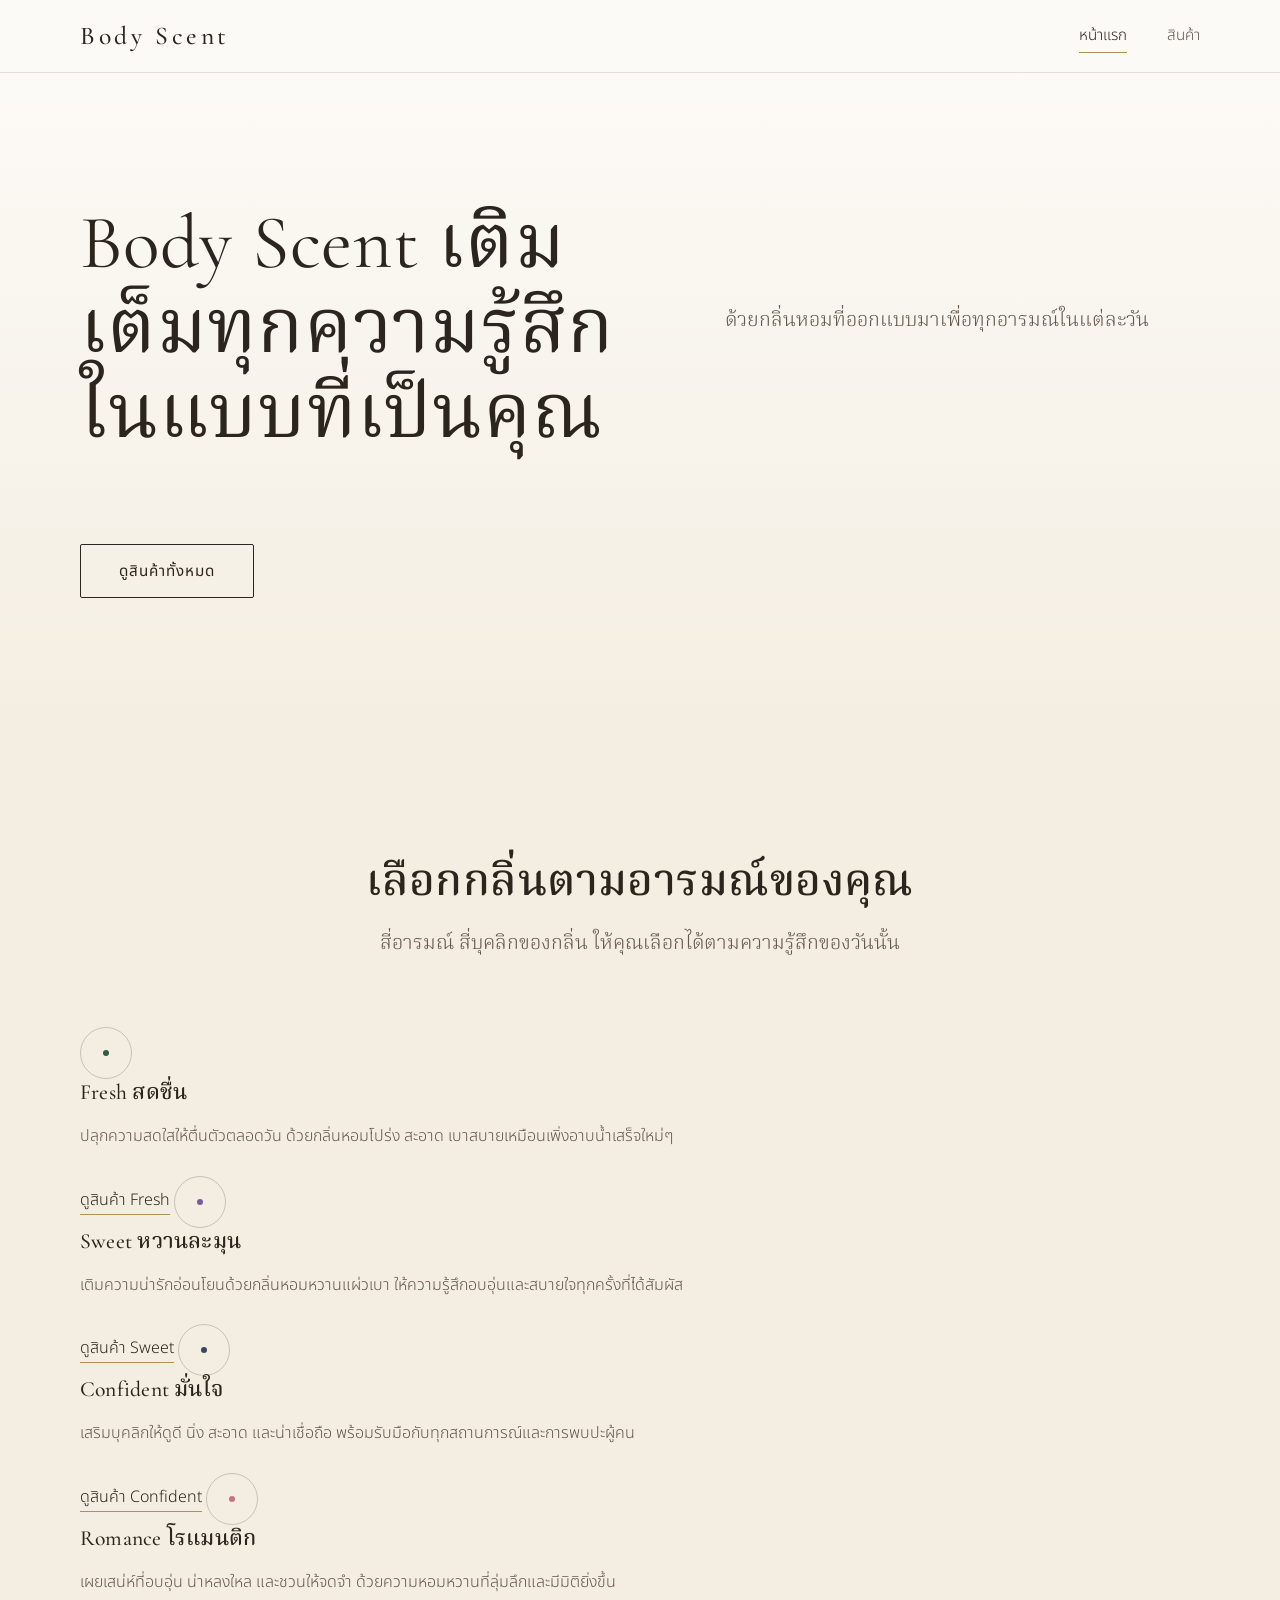
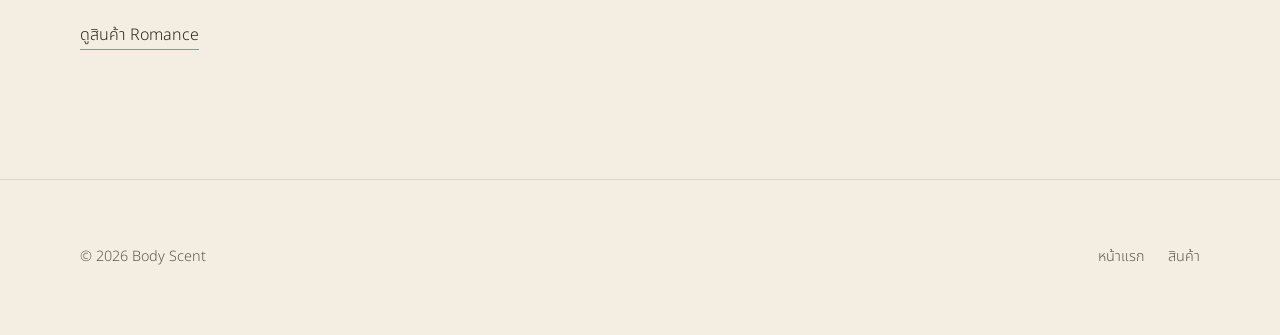
<file: index.html>
<!DOCTYPE html>
<html lang="th">
<head>
  <meta charset="UTF-8">
  <meta name="viewport" content="width=device-width, initial-scale=1">
  <title>Body Scent — น้ำหอมฉีดตัวสำหรับทุกอารมณ์</title>
  <meta name="description" content="Body Scent น้ำหอมฉีดตัวและโรลออน เลือกกลิ่นตามอารมณ์ Fresh, Sweet, Confident และ Romance">
  <link rel="stylesheet" href="style.css">
</head>
<body>

  <header class="site-header">
    <div class="container">
      <a class="logo" href="index.html">Body Scent</a>
      <nav aria-label="เมนูหลัก">
        <ul class="nav">
          <li><a href="index.html" aria-current="page">หน้าแรก</a></li>
          <li><a href="product.html">สินค้า</a></li>
        </ul>
      </nav>
    </div>
  </header>

  <main>

    <!-- Hero -->
    <section class="hero hero--full">
      <div class="container">
        <h1>
          <span class="hero-brand">Body Scent</span>
          <span class="hero-tagline">เติมเต็มทุกความรู้สึกในแบบที่เป็นคุณ</span>
        </h1>
        <p class="lead">ด้วยกลิ่นหอมที่ออกแบบมาเพื่อทุกอารมณ์ในแต่ละวัน</p>
        <div class="hero-actions">
          <a class="btn" href="product.html">ดูสินค้าทั้งหมด</a>
        </div>
      </div>
      <a class="hero-scroll" href="#moods">
        <span class="visually-hidden">เลื่อนลงเพื่อเลือกกลิ่นตามอารมณ์</span>
      </a>
    </section>

    <!-- เลือกตาม mood -->
    <section class="section section--cream" id="moods">
      <div class="container">
        <div class="section-head">
          <h2>เลือกกลิ่นตามอารมณ์ของคุณ</h2>
          <p class="lead">สี่อารมณ์ สี่บุคลิกของกลิ่น ให้คุณเลือกได้ตามความรู้สึกของวันนั้น</p>
        </div>

        <div class="mood-grid">

          <a class="mood-card" data-mood="fresh" href="product.html?mood=fresh">
            <span class="icon-ring" aria-hidden="true"><span class="mood-dot"></span></span>
            <h3>Fresh <span class="mood-card__th">สดชื่น</span></h3>
            <p>ปลุกความสดใสให้ตื่นตัวตลอดวัน ด้วยกลิ่นหอมโปร่ง สะอาด เบาสบายเหมือนเพิ่งอาบน้ำเสร็จใหม่ๆ</p>
            <span class="link-line">ดูสินค้า Fresh</span>
          </a>

          <a class="mood-card" data-mood="sweet" href="product.html?mood=sweet">
            <span class="icon-ring" aria-hidden="true"><span class="mood-dot"></span></span>
            <h3>Sweet <span class="mood-card__th">หวานละมุน</span></h3>
            <p>เติมความน่ารักอ่อนโยนด้วยกลิ่นหอมหวานแผ่วเบา ให้ความรู้สึกอบอุ่นและสบายใจทุกครั้งที่ได้สัมผัส</p>
            <span class="link-line">ดูสินค้า Sweet</span>
          </a>

          <a class="mood-card" data-mood="confident" href="product.html?mood=confident">
            <span class="icon-ring" aria-hidden="true"><span class="mood-dot"></span></span>
            <h3>Confident <span class="mood-card__th">มั่นใจ</span></h3>
            <p>เสริมบุคลิกให้ดูดี นิ่ง สะอาด และน่าเชื่อถือ พร้อมรับมือกับทุกสถานการณ์และการพบปะผู้คน</p>
            <span class="link-line">ดูสินค้า Confident</span>
          </a>

          <a class="mood-card" data-mood="romance" href="product.html?mood=romance">
            <span class="icon-ring" aria-hidden="true"><span class="mood-dot"></span></span>
            <h3>Romance <span class="mood-card__th">โรแมนติก</span></h3>
            <p>เผยเสน่ห์ที่อบอุ่น น่าหลงใหล และชวนให้จดจำ ด้วยความหอมหวานที่ลุ่มลึกและมีมิติยิ่งขึ้น</p>
            <span class="link-line">ดูสินค้า Romance</span>
          </a>

        </div>
      </div>
    </section>

  </main>

  <footer class="site-footer">
    <div class="container">
      <span>&copy; 2026 Body Scent</span>
      <ul class="footer-links">
        <li><a href="index.html">หน้าแรก</a></li>
        <li><a href="product.html">สินค้า</a></li>
      </ul>
    </div>
  </footer>

  <script src="script.js"></script>
</body>
</html>
</file>
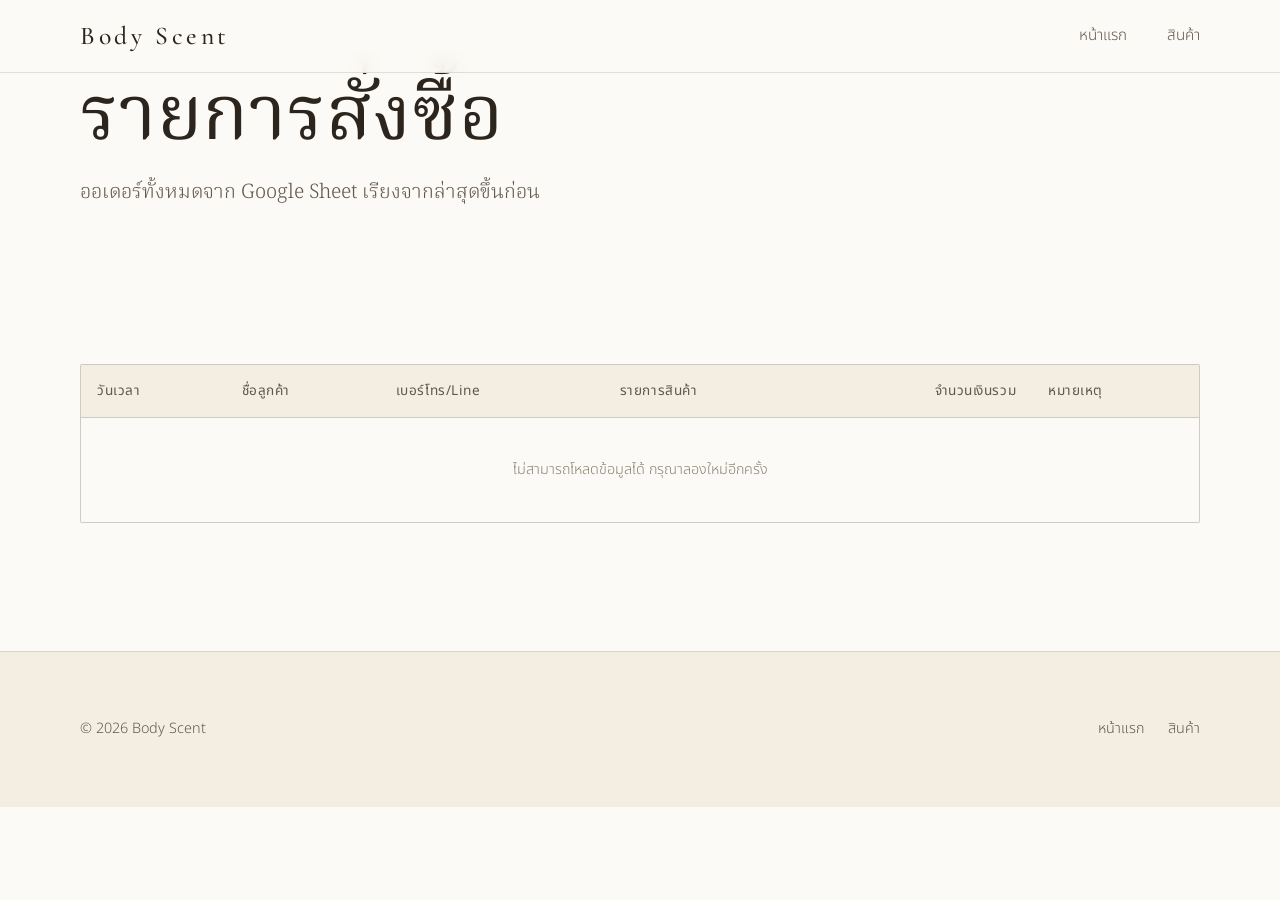
<file: admin.html>
<!DOCTYPE html>
<html lang="th">
<head>
  <meta charset="UTF-8">
  <meta name="viewport" content="width=device-width, initial-scale=1">
  <title>รายการสั่งซื้อ — Body Scent Admin</title>
  <meta name="robots" content="noindex, nofollow">
  <link rel="stylesheet" href="style.css">
  <style>
    .table-wrap {
      overflow-x: auto;
      border: 1px solid var(--line);
      border-radius: var(--radius);
      background: var(--ivory);
    }
    .orders-table {
      width: 100%;
      min-width: 52rem;
      border-collapse: collapse;
      font-size: 0.9rem;
      line-height: 1.7;
    }
    .orders-table th,
    .orders-table td {
      padding: 0.9rem 1rem;
      text-align: left;
      vertical-align: top;
      border-bottom: 1px solid var(--line-soft);
    }
    .orders-table thead th {
      position: sticky;
      top: 0;
      background: var(--cream);
      border-bottom: 1px solid var(--line);
      font-family: var(--font-sans);
      font-size: 0.85rem;
      font-weight: 400;
      letter-spacing: 0.04em;
      white-space: nowrap;
      color: var(--ink-soft);
    }
    .orders-table tbody tr:last-child td { border-bottom: 0; }
    .orders-table tbody tr:hover td { background: rgba(244, 238, 226, 0.5); }
    .orders-table td:nth-child(1) { white-space: nowrap; color: var(--ink-faint); }
    .orders-table td:nth-child(5) {
      text-align: right;
      white-space: nowrap;
      font-family: var(--font-display);
      font-size: 1.1rem;
      color: var(--bronze-deep);
    }
    .orders-table th:nth-child(5) { text-align: right; }
    .orders-table td.text-center { text-align: center; padding-block: var(--space-4); color: var(--ink-faint); }
  </style>
</head>
<body>

  <header class="site-header">
    <div class="container">
      <a class="logo" href="index.html">Body Scent</a>
      <nav aria-label="เมนูหลัก">
        <ul class="nav">
          <li><a href="index.html">หน้าแรก</a></li>
          <li><a href="product.html">สินค้า</a></li>
        </ul>
      </nav>
    </div>
  </header>

  <main>

    <section class="page-title">
      <div class="container">
        <h1>รายการสั่งซื้อ</h1>
        <p class="lead">ออเดอร์ทั้งหมดจาก Google Sheet เรียงจากล่าสุดขึ้นก่อน</p>
      </div>
    </section>

    <section class="section products-section">
      <div class="container">
        <div class="table-wrap">
          <table id="ordersTable" class="orders-table">
            <thead>
              <tr>
                <th scope="col">วันเวลา</th>
                <th scope="col">ชื่อลูกค้า</th>
                <th scope="col">เบอร์โทร/Line</th>
                <th scope="col">รายการสินค้า</th>
                <th scope="col">จำนวนเงินรวม</th>
                <th scope="col">หมายเหตุ</th>
              </tr>
            </thead>
            <tbody></tbody>
          </table>
        </div>
      </div>
    </section>

  </main>

  <footer class="site-footer">
    <div class="container">
      <span>&copy; 2026 Body Scent</span>
      <ul class="footer-links">
        <li><a href="index.html">หน้าแรก</a></li>
        <li><a href="product.html">สินค้า</a></li>
      </ul>
    </div>
  </footer>

  <script src="script.js"></script>
</body>
</html>
</file>
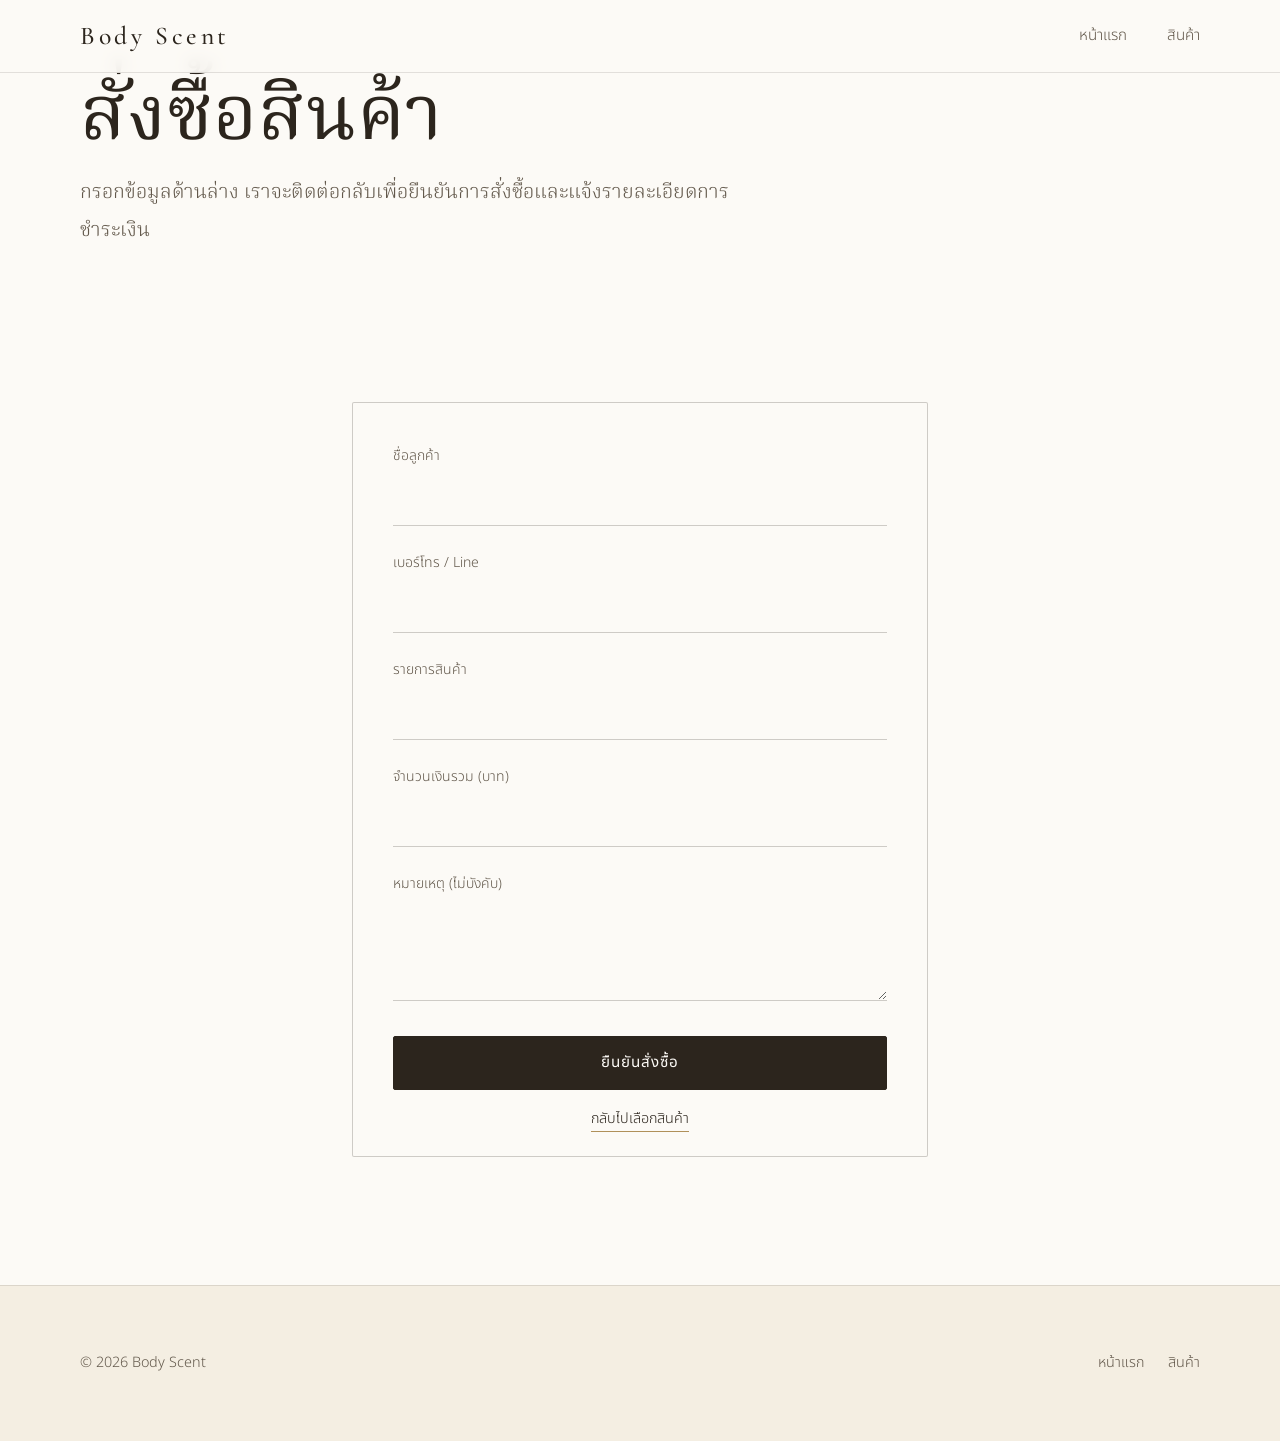
<file: order.html>
<!DOCTYPE html>
<html lang="th">
<head>
  <meta charset="UTF-8">
  <meta name="viewport" content="width=device-width, initial-scale=1">
  <title>สั่งซื้อสินค้า — Body Scent</title>
  <meta name="description" content="กรอกข้อมูลเพื่อสั่งซื้อน้ำหอมฉีดตัวและโรลออน Body Scent">
  <link rel="stylesheet" href="style.css">
  <style>
    .order-wrap {
      max-width: 36rem;
      margin-inline: auto;
      padding: var(--space-4) var(--space-4) var(--space-3);
      border: 1px solid var(--line);
      border-radius: var(--radius);
      background: var(--ivory);
    }
    .order-wrap .field:last-of-type { margin-bottom: var(--space-4); }
    .order-wrap textarea { resize: vertical; min-height: 5rem; }
    .order-actions { display: flex; flex-direction: column; gap: var(--space-2); }
    .order-actions .btn { width: 100%; }
    .order-actions .btn:disabled { opacity: 0.5; cursor: not-allowed; }
    .order-back { text-align: center; font-size: 0.9rem; }
    .order-hint { margin: 0 0 var(--space-3); font-size: 0.85rem; color: var(--ink-faint); }
    @media (max-width: 640px) {
      .order-wrap { padding: var(--space-3) var(--space-3) var(--space-2); }
    }
  </style>
</head>
<body>

  <header class="site-header">
    <div class="container">
      <a class="logo" href="index.html">Body Scent</a>
      <nav aria-label="เมนูหลัก">
        <ul class="nav">
          <li><a href="index.html">หน้าแรก</a></li>
          <li><a href="product.html">สินค้า</a></li>
        </ul>
      </nav>
    </div>
  </header>

  <main>

    <section class="page-title">
      <div class="container">
        <h1>สั่งซื้อสินค้า</h1>
        <p class="lead">กรอกข้อมูลด้านล่าง เราจะติดต่อกลับเพื่อยืนยันการสั่งซื้อและแจ้งรายละเอียดการชำระเงิน</p>
      </div>
    </section>

    <section class="section">
      <div class="container">
        <form id="orderForm" class="order-wrap">

          <div class="field">
            <label for="customerName">ชื่อลูกค้า</label>
            <input type="text" id="customerName" name="customerName" autocomplete="name" required>
          </div>

          <div class="field">
            <label for="contact">เบอร์โทร / Line</label>
            <input type="text" id="contact" name="contact" autocomplete="tel" required>
          </div>

          <div class="field">
            <label for="items">รายการสินค้า</label>
            <input type="text" id="items" name="items" required>
          </div>

          <div class="field">
            <label for="total">จำนวนเงินรวม (บาท)</label>
            <input type="number" id="total" name="total" min="0" step="any" inputmode="decimal" required>
          </div>

          <div class="field">
            <label for="note">หมายเหตุ (ไม่บังคับ)</label>
            <textarea id="note" name="note" rows="3"></textarea>
          </div>

          <div class="order-actions">
            <button type="submit" class="btn btn--solid">ยืนยันสั่งซื้อ</button>
            <p class="order-back mb-0"><a class="link-line" href="product.html">กลับไปเลือกสินค้า</a></p>
          </div>

        </form>
      </div>
    </section>

  </main>

  <footer class="site-footer">
    <div class="container">
      <span>&copy; 2026 Body Scent</span>
      <ul class="footer-links">
        <li><a href="index.html">หน้าแรก</a></li>
        <li><a href="product.html">สินค้า</a></li>
      </ul>
    </div>
  </footer>

  <script src="script.js"></script>
</body>
</html>
</file>
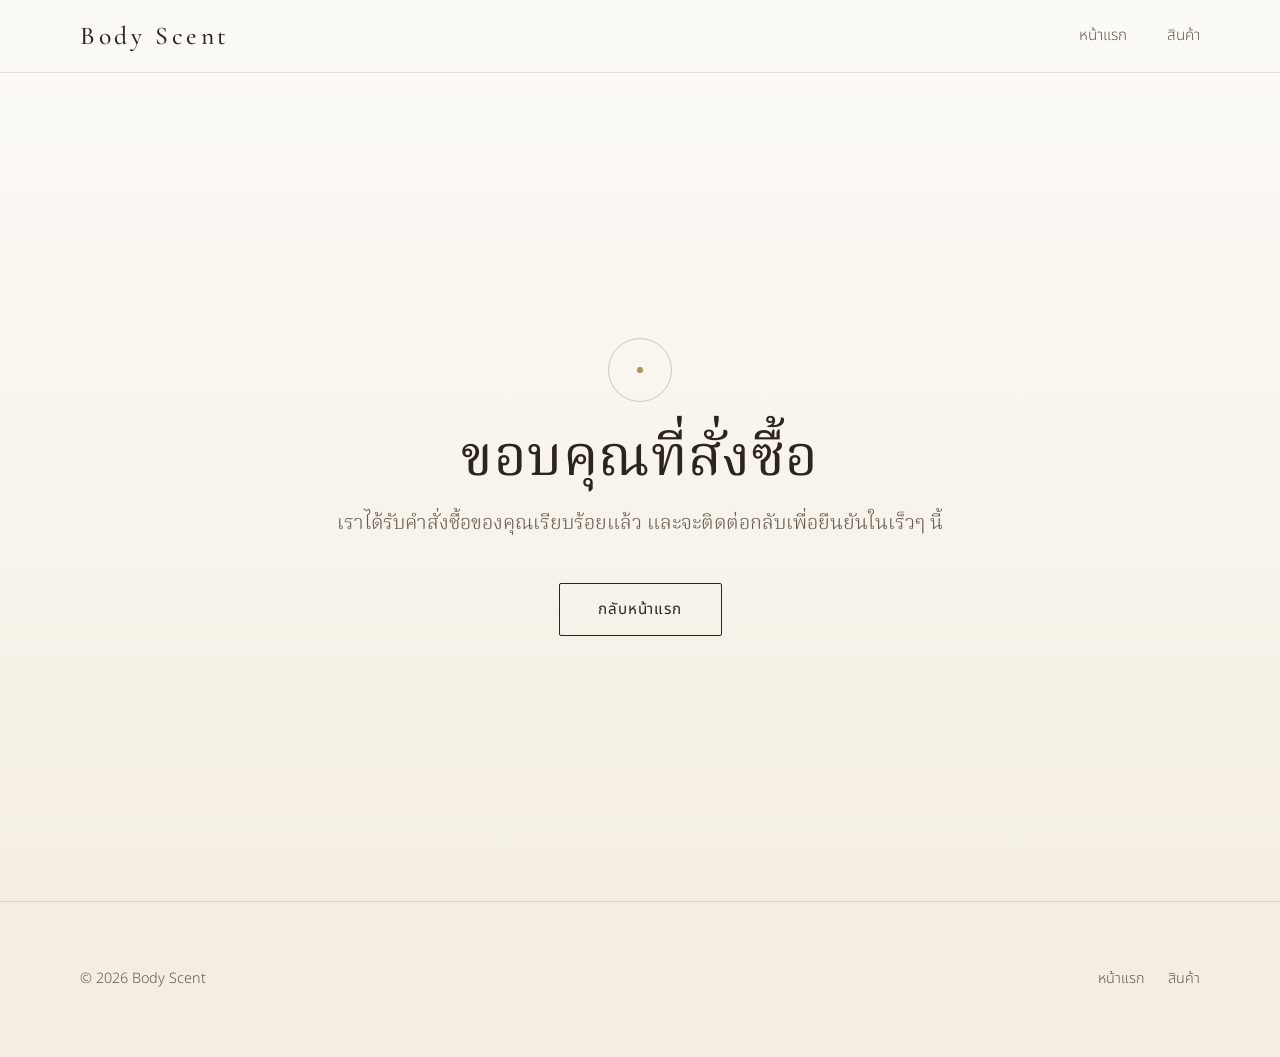
<file: thankyou.html>
<!DOCTYPE html>
<html lang="th">
<head>
  <meta charset="UTF-8">
  <meta name="viewport" content="width=device-width, initial-scale=1">
  <title>ขอบคุณที่สั่งซื้อ — Body Scent</title>
  <meta name="robots" content="noindex">
  <link rel="stylesheet" href="style.css">
  <style>
    .thanks {
      display: flex;
      align-items: center;
      min-height: calc(100vh - 4.5rem);
      min-height: calc(100svh - 4.5rem);
      padding-block: var(--space-5);
      background: linear-gradient(180deg, var(--ivory) 0%, var(--cream) 100%);
      text-align: center;
    }
    .thanks .container { display: flex; flex-direction: column; align-items: center; }
    .thanks h1 { font-size: clamp(2.1rem, 5vw, 3.5rem); margin-bottom: var(--space-2); }
    .thanks .lead { margin: 0 auto var(--space-4); }
    .thanks .icon-ring { margin-bottom: var(--space-3); width: 4rem; height: 4rem; }
  </style>
</head>
<body>

  <header class="site-header">
    <div class="container">
      <a class="logo" href="index.html">Body Scent</a>
      <nav aria-label="เมนูหลัก">
        <ul class="nav">
          <li><a href="index.html">หน้าแรก</a></li>
          <li><a href="product.html">สินค้า</a></li>
        </ul>
      </nav>
    </div>
  </header>

  <main>
    <section class="thanks">
      <div class="container">
        <span class="icon-ring" aria-hidden="true"><span class="mood-dot"></span></span>
        <h1>ขอบคุณที่สั่งซื้อ</h1>
        <p class="lead">เราได้รับคำสั่งซื้อของคุณเรียบร้อยแล้ว และจะติดต่อกลับเพื่อยืนยันในเร็วๆ นี้</p>
        <a class="btn" href="index.html">กลับหน้าแรก</a>
      </div>
    </section>
  </main>

  <footer class="site-footer">
    <div class="container">
      <span>&copy; 2026 Body Scent</span>
      <ul class="footer-links">
        <li><a href="index.html">หน้าแรก</a></li>
        <li><a href="product.html">สินค้า</a></li>
      </ul>
    </div>
  </footer>

</body>
</html>
</file>
<file: style.css>
/* =========================================================
   Body Scent — style.css
   ธีมพรีเมียม เรียบหรู มินิมอล
   โทน: ขาว-ครีม-เบจเข้ม + สีเน้นทอง/บรอนซ์อ่อน
   ========================================================= */

@import url("https://fonts.googleapis.com/css2?family=Cormorant+Garamond:ital,wght@0,400;0,500;0,600;1,400&family=Noto+Serif+Thai:wght@300;400;500;600&family=Noto+Sans+Thai:wght@300;400;500&display=swap");

/* ---------- 1. Design tokens ---------- */
:root {
  /* พื้นหลัง */
  --ivory: #fcfaf6;
  --cream: #f4eee2;
  --sand: #e6dcc8;
  --beige-deep: #b8a384;

  /* ตัวอักษร */
  --ink: #2c251d;
  --ink-soft: #62584b;
  --ink-faint: #8c8272;

  /* สีเน้น ทอง/บรอนซ์อ่อน */
  --bronze: #b0905a;
  --bronze-deep: #7d5f31; /* ใช้กับตัวอักษร เพื่อให้อ่านชัด */

  /* เส้นขอบบางๆ สีเข้มนุ่มตา */
  --line: rgba(44, 37, 29, 0.22);
  --line-soft: rgba(44, 37, 29, 0.12);

  /* สีของ mood — ใช้แตะเบาๆ เป็นจุดเล็กๆ เท่านั้น */
  --mood-fresh: #2f5d4a;     /* เขียวเข้ม */
  --mood-sweet: #7b5a9a;     /* ม่วงกลาง */
  --mood-confident: #36495c; /* น้ำเงินเทาเข้ม */
  --mood-romance: #c4767a;   /* แดงอ่อน */

  /* ฟอนต์ */
  --font-display: "Cormorant Garamond", "Noto Serif Thai", Georgia, "Times New Roman", serif;
  --font-serif: "Noto Serif Thai", "Cormorant Garamond", Georgia, serif;
  --font-sans: "Noto Sans Thai", system-ui, -apple-system, "Segoe UI", sans-serif;

  /* ระยะห่าง (เว้นเยอะ ให้ดูโปร่ง) */
  --space-1: 0.5rem;
  --space-2: 1rem;
  --space-3: 1.5rem;
  --space-4: 2.5rem;
  --space-5: 4rem;
  --space-6: clamp(5rem, 10vw, 9rem);

  --container: 1120px;
  --radius: 2px;
  --ease: 0.35s ease;
}

/* ---------- 2. Reset & base ---------- */
*,
*::before,
*::after {
  box-sizing: border-box;
}

html {
  scroll-behavior: smooth;
  -webkit-text-size-adjust: 100%;
}

body {
  margin: 0;
  background: var(--ivory);
  color: var(--ink);
  font-family: var(--font-sans);
  font-weight: 300;
  font-size: 1rem;
  line-height: 1.85;
  -webkit-font-smoothing: antialiased;
  text-rendering: optimizeLegibility;
}

img {
  display: block;
  max-width: 100%;
  height: auto;
}

a {
  color: inherit;
  text-decoration: none;
}

::selection {
  background: var(--sand);
  color: var(--ink);
}

:focus-visible {
  outline: 1px solid var(--bronze-deep);
  outline-offset: 4px;
}

/* ---------- 3. Typography ---------- */
h1,
h2,
h3,
h4 {
  margin: 0 0 var(--space-2);
  font-family: var(--font-display);
  font-weight: 500;
  line-height: 1.25;
  letter-spacing: 0.01em;
  color: var(--ink);
}

h1 {
  font-size: clamp(2.6rem, 6vw, 4.75rem);
  font-weight: 400;
  line-height: 1.12;
}

h2 {
  font-size: clamp(1.9rem, 3.6vw, 2.75rem);
}

h3 {
  font-size: 1.35rem;
}

p {
  margin: 0 0 var(--space-3);
  color: var(--ink-soft);
}

.lead {
  font-family: var(--font-serif);
  font-size: clamp(1.05rem, 1.6vw, 1.25rem);
  font-weight: 300;
  line-height: 1.9;
  max-width: 34em;
}

.text-center {
  text-align: center;
}

.text-center .lead,
.text-center p {
  margin-left: auto;
  margin-right: auto;
}

/* ---------- 4. Layout ---------- */
.container {
  width: min(100% - 3rem, var(--container));
  margin-inline: auto;
}

.section {
  padding-block: var(--space-6);
}

.section--cream {
  background: var(--cream);
}

.section--sand {
  background: var(--sand);
}

.section-head {
  max-width: 40rem;
  margin: 0 auto var(--space-5);
  text-align: center;
}

/* เส้นแบ่งบางๆ พร้อมจุดสีทอง */
.divider {
  display: flex;
  align-items: center;
  gap: var(--space-2);
  margin: var(--space-4) auto;
  max-width: 14rem;
  color: var(--bronze);
}

.divider::before,
.divider::after {
  content: "";
  flex: 1;
  height: 1px;
  background: var(--line);
}

.divider span {
  width: 5px;
  height: 5px;
  border-radius: 50%;
  background: var(--bronze);
}

/* ---------- 5. Header / Nav ---------- */
.site-header {
  position: sticky;
  top: 0;
  z-index: 50;
  background: rgba(252, 250, 246, 0.92);
  backdrop-filter: blur(8px);
  -webkit-backdrop-filter: blur(8px);
  border-bottom: 1px solid var(--line-soft);
}

.site-header .container {
  display: flex;
  align-items: center;
  justify-content: space-between;
  gap: var(--space-3);
  min-height: 4.5rem;
}

.logo {
  font-family: var(--font-display);
  font-size: 1.6rem;
  font-weight: 500;
  letter-spacing: 0.14em;
  color: var(--ink);
}

.nav {
  display: flex;
  align-items: center;
  gap: var(--space-4);
  margin: 0;
  padding: 0;
  list-style: none;
}

.nav a {
  position: relative;
  padding-block: 0.25rem;
  font-size: 0.95rem;
  color: var(--ink-soft);
  transition: color var(--ease);
}

.nav a::after {
  content: "";
  position: absolute;
  left: 0;
  bottom: -2px;
  width: 100%;
  height: 1px;
  background: var(--bronze);
  transform: scaleX(0);
  transform-origin: left;
  transition: transform var(--ease);
}

.nav a:hover,
.nav a[aria-current="page"] {
  color: var(--ink);
}

.nav a:hover::after,
.nav a[aria-current="page"]::after {
  transform: scaleX(1);
}

/* ---------- 6. Buttons (เส้นบาง สีเข้มนุ่มตา) ---------- */
.btn {
  display: inline-block;
  padding: 0.95rem 2.4rem;
  border: 1px solid var(--ink);
  border-radius: var(--radius);
  background: transparent;
  color: var(--ink);
  font-family: var(--font-sans);
  font-size: 0.95rem;
  font-weight: 400;
  letter-spacing: 0.06em;
  line-height: 1.4;
  text-align: center;
  cursor: pointer;
  transition: background var(--ease), color var(--ease), border-color var(--ease);
}

.btn:hover {
  background: var(--ink);
  color: var(--ivory);
}

.btn--solid {
  background: var(--ink);
  color: var(--ivory);
}

.btn--solid:hover {
  background: transparent;
  color: var(--ink);
}

.btn--bronze {
  border-color: var(--bronze-deep);
  color: var(--bronze-deep);
}

.btn--bronze:hover {
  background: var(--bronze-deep);
  color: var(--ivory);
}

.btn--small {
  padding: 0.6rem 1.4rem;
  font-size: 0.875rem;
}

.link-line {
  border-bottom: 1px solid var(--bronze);
  padding-bottom: 2px;
  color: var(--ink);
  transition: color var(--ease), border-color var(--ease);
}

.link-line:hover {
  color: var(--bronze-deep);
  border-color: var(--bronze-deep);
}

/* ---------- 7. Hero ---------- */
.hero {
  padding-block: var(--space-6);
  background:
    linear-gradient(180deg, var(--ivory) 0%, var(--cream) 100%);
}

.hero .container {
  display: grid;
  grid-template-columns: 1.1fr 0.9fr;
  align-items: center;
  gap: var(--space-5);
}

.hero h1 {
  margin-bottom: var(--space-3);
}

.hero .lead {
  margin-bottom: var(--space-4);
}

.hero-actions {
  display: flex;
  flex-wrap: wrap;
  align-items: center;
  gap: var(--space-3);
}

.hero-media {
  position: relative;
}

.hero-media img {
  width: 100%;
  aspect-ratio: 4 / 5;
  object-fit: cover;
  border-radius: var(--radius);
}

/* กรอบเส้นบางทองเยื้องหลังรูป */
.hero-media::before {
  content: "";
  position: absolute;
  inset: 1.25rem -1.25rem -1.25rem 1.25rem;
  border: 1px solid var(--bronze);
  border-radius: var(--radius);
  z-index: -1;
}

/* ---------- 8. Mood accents (แตะเบาๆ แค่จุดเล็กๆ) ---------- */
[data-mood="fresh"] {
  --mood: var(--mood-fresh);
}
[data-mood="sweet"] {
  --mood: var(--mood-sweet);
}
[data-mood="confident"] {
  --mood: var(--mood-confident);
}
[data-mood="romance"] {
  --mood: var(--mood-romance);
}

/* จุดสี mood */
.mood-dot {
  display: inline-block;
  width: 7px;
  height: 7px;
  border-radius: 50%;
  background: var(--mood, var(--bronze));
  vertical-align: middle;
}

/* ป้าย mood: จุดเล็ก + ข้อความสีเรียบ */
.mood-tag {
  display: inline-flex;
  align-items: center;
  gap: 0.6rem;
  font-size: 0.875rem;
  letter-spacing: 0.04em;
  color: var(--ink-soft);
}

.mood-tag::before {
  content: "";
  width: 7px;
  height: 7px;
  border-radius: 50%;
  background: var(--mood, var(--bronze));
}

/* เส้นสั้นใต้หัวข้อ มีจุดสี mood ปลายเส้น */
.title-mark {
  position: relative;
  padding-bottom: var(--space-3);
}

.title-mark::after {
  content: "";
  position: absolute;
  left: 0;
  bottom: 0;
  width: 2.5rem;
  height: 1px;
  background: var(--line);
}

.title-mark::before {
  content: "";
  position: absolute;
  left: 2.5rem;
  bottom: -2px;
  width: 5px;
  height: 5px;
  border-radius: 50%;
  background: var(--mood, var(--bronze));
}

.text-center .title-mark::after {
  left: 50%;
  transform: translateX(calc(-50% - 3px));
}

.text-center .title-mark::before {
  left: calc(50% + 1.25rem);
}

/* ไอคอนวงกลมเส้นบาง มีจุด mood ตรงกลาง */
.icon-ring {
  display: inline-grid;
  place-items: center;
  width: 3.25rem;
  height: 3.25rem;
  border: 1px solid var(--line);
  border-radius: 50%;
  color: var(--ink-soft);
}

.icon-ring .mood-dot {
  width: 6px;
  height: 6px;
}

/* ---------- 9. Filter bar ---------- */
.filter-bar {
  display: flex;
  flex-wrap: wrap;
  justify-content: center;
  gap: var(--space-1) var(--space-3);
  margin-bottom: var(--space-5);
}

.filter-btn {
  display: inline-flex;
  align-items: center;
  gap: 0.55rem;
  padding: 0.55rem 1.2rem;
  border: 1px solid transparent;
  border-radius: var(--radius);
  background: transparent;
  color: var(--ink-soft);
  font-family: var(--font-sans);
  font-size: 0.95rem;
  font-weight: 300;
  cursor: pointer;
  transition: border-color var(--ease), color var(--ease);
}

.filter-btn:hover {
  color: var(--ink);
}

.filter-btn.is-active,
.filter-btn[aria-pressed="true"] {
  border-color: var(--line);
  color: var(--ink);
}

/* ---------- 10. Product grid & card ---------- */
.product-grid {
  display: grid;
  grid-template-columns: repeat(auto-fill, minmax(240px, 1fr));
  gap: var(--space-5) var(--space-4);
}

.product-card {
  display: flex;
  flex-direction: column;
  background: transparent;
}

.product-card__media {
  position: relative;
  overflow: hidden;
  margin-bottom: var(--space-3);
  background: var(--cream);
  border: 1px solid var(--line-soft);
  border-radius: var(--radius);
}

.product-card__media img {
  width: 100%;
  aspect-ratio: 4 / 5;
  object-fit: cover;
  transition: transform 0.8s ease;
}

.product-card:hover .product-card__media img {
  transform: scale(1.03);
}

.product-card__body {
  display: flex;
  flex: 1;
  flex-direction: column;
  gap: var(--space-1);
}

.product-card__name {
  margin: 0;
  font-family: var(--font-serif);
  font-size: 1.05rem;
  font-weight: 400;
  line-height: 1.6;
}

.product-card__meta {
  font-size: 0.875rem;
  color: var(--ink-faint);
}

.product-card__desc {
  margin: 0;
  font-size: 0.9rem;
  line-height: 1.8;
  color: var(--ink-soft);
}

.product-card__footer {
  display: flex;
  align-items: center;
  justify-content: space-between;
  gap: var(--space-2);
  margin-top: auto;
  padding-top: var(--space-2);
  border-top: 1px solid var(--line-soft);
}

.price {
  font-family: var(--font-display);
  font-size: 1.5rem;
  font-weight: 500;
  color: var(--bronze-deep);
}

.price small {
  margin-left: 0.2rem;
  font-family: var(--font-sans);
  font-size: 0.8rem;
  font-weight: 300;
  color: var(--ink-faint);
}

/* ---------- 11. Feature / Mood blocks (การ์ดพื้นหลังเรียบ ไม่ทาสีสด) ---------- */
.feature-grid {
  display: grid;
  grid-template-columns: repeat(auto-fit, minmax(220px, 1fr));
  gap: var(--space-5) var(--space-4);
}

.feature {
  padding-top: var(--space-3);
  border-top: 1px solid var(--line);
}

.feature h3 {
  display: flex;
  align-items: center;
  gap: 0.7rem;
  margin-bottom: var(--space-1);
}

.feature p {
  margin: 0;
  font-size: 0.95rem;
}

/* ---------- 12. Forms ---------- */
.field {
  display: block;
  margin-bottom: var(--space-3);
}

.field label {
  display: block;
  margin-bottom: 0.4rem;
  font-size: 0.875rem;
  color: var(--ink-soft);
}

.field input,
.field select,
.field textarea {
  width: 100%;
  padding: 0.8rem 0;
  border: 0;
  border-bottom: 1px solid var(--line);
  border-radius: 0;
  background: transparent;
  color: var(--ink);
  font-family: var(--font-sans);
  font-size: 1rem;
  font-weight: 300;
  transition: border-color var(--ease);
}

.field input:focus,
.field select:focus,
.field textarea:focus {
  outline: none;
  border-bottom-color: var(--bronze-deep);
}

/* ---------- 13. Footer ---------- */
.site-footer {
  padding-block: var(--space-5);
  background: var(--cream);
  border-top: 1px solid var(--line-soft);
  font-size: 0.9rem;
  color: var(--ink-soft);
}

.site-footer .container {
  display: flex;
  flex-wrap: wrap;
  align-items: center;
  justify-content: space-between;
  gap: var(--space-3);
}

.site-footer a:hover {
  color: var(--bronze-deep);
}

.footer-links {
  display: flex;
  flex-wrap: wrap;
  gap: var(--space-3);
  margin: 0;
  padding: 0;
  list-style: none;
}

/* ---------- 14. Utilities ---------- */
.visually-hidden {
  position: absolute;
  width: 1px;
  height: 1px;
  margin: -1px;
  padding: 0;
  overflow: hidden;
  clip: rect(0 0 0 0);
  white-space: nowrap;
  border: 0;
}

.mt-0 { margin-top: 0; }
.mb-0 { margin-bottom: 0; }
.mt-4 { margin-top: var(--space-4); }
.mb-4 { margin-bottom: var(--space-4); }

/* ---------- 15. Responsive ---------- */
@media (max-width: 900px) {
  .hero .container {
    grid-template-columns: 1fr;
    gap: var(--space-4);
  }

  .hero-media {
    order: -1;
    max-width: 26rem;
  }

  .hero-media::before {
    inset: 0.9rem -0.9rem -0.9rem 0.9rem;
  }
}

@media (max-width: 640px) {
  :root {
    --space-5: 3rem;
  }

  body {
    line-height: 1.8;
  }

  .container {
    width: min(100% - 2.5rem, var(--container));
  }

  .site-header .container {
    min-height: 4rem;
  }

  .logo {
    font-size: 1.35rem;
  }

  .nav {
    gap: var(--space-3);
  }

  .nav a {
    font-size: 0.875rem;
  }

  .product-grid {
    grid-template-columns: repeat(2, 1fr);
    gap: var(--space-4) var(--space-2);
  }

  .product-card__desc {
    display: none;
  }

  .product-card__footer {
    flex-direction: column;
    align-items: flex-start;
  }

  .product-card__footer .btn {
    width: 100%;
  }

  .hero-actions .btn {
    width: 100%;
  }

  .site-footer .container {
    flex-direction: column;
    align-items: flex-start;
  }
}

@media (max-width: 380px) {
  .product-grid {
    grid-template-columns: 1fr;
  }
}

/* ---------- 16. Reduced motion ---------- */
@media (prefers-reduced-motion: reduce) {
  html {
    scroll-behavior: auto;
  }

  *,
  *::before,
  *::after {
    transition-duration: 0.01ms !important;
    animation-duration: 0.01ms !important;
  }

  .product-card:hover .product-card__media img {
    transform: none;
  }
}
</file>
